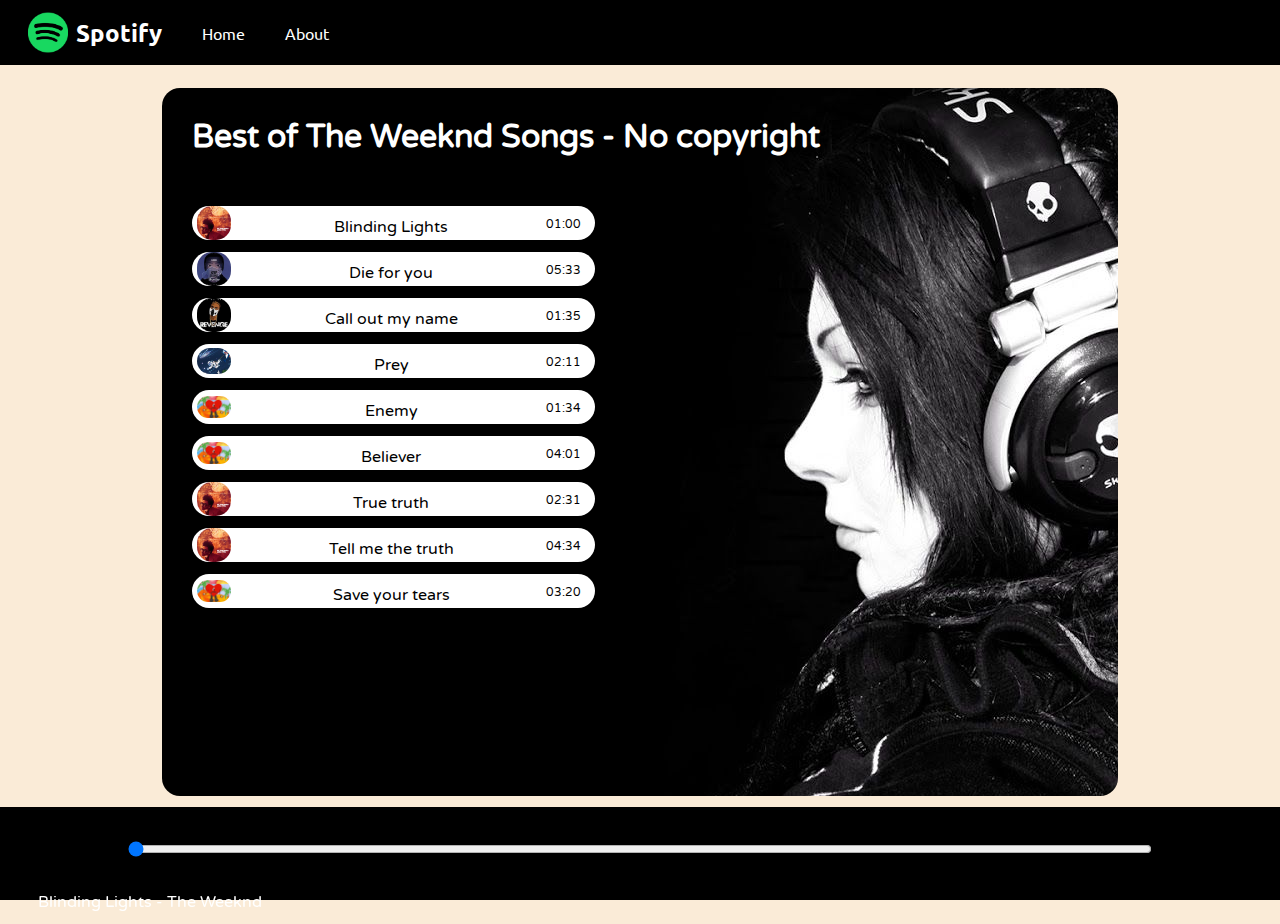
<file: index.html>
<!DOCTYPE html>
<html lang="en">
<head>
    <meta charset="UTF-8">
    <meta http-equiv="X-UA-Compatible" content="IE=edge">
    <meta name="viewport" content="width=device-width, initial-scale=1.0">
    <title>Spotify - Listen To Music</title>
    <link rel="stylesheet" href="https://cdnjs.cloudflare.com/ajax/libs/font-awesome/6.2.1/css/all.min.css" integrity="sha512-MV7K8+y+gLIBoVD59lQIYicR65iaqukzvf/nwasF0nqhPay5w/9lJmVM2hMDcnK1OnMGCdVK+iQrJ7lzPJQd1w==" crossorigin="anonymous" referrerpolicy="no-referrer" />
    <link rel="stylesheet" href="style.css">

</head>
<body>
    <nav>
        <ul>
            <li class="brand"><img src="logo.png" alt="">Spotify</li>
            <li><a href="">Home</a></li>
            <li><a href="">About</a></li>
        </ul>
    </nav>

    <div class="container">
        <h1>Best of The Weeknd Songs - No copyright</h1>
        <div class="songList">
            <div class="songItemContainer">
                <div class="songItem">
                    <img src="1.jpg" width="34px" alt="blinding lights">
                    <span class="songName">Blinding Lights</span>
                    <span class="songListPlay"><span style="font-size: 12px;">01:00</span><i class="iconPlay fa-solid fa-play" style="padding: 0 7px"></i></span>
                </div>

                <div class="songItem">
                    <img src="2.jpeg" width="34px" alt="blinding lights">
                    <span class="songName">Die for you</span>
                    <span class="songListPlay"><span style="font-size: 12px;">05:33</span><i class="iconPlay fa-solid fa-play" style="padding: 0 7px"></i></span>
                </div>

                <div class="songItem">
                    <img src="3.jpeg" width="34px" alt="blinding lights">
                    <span class="songName">Call out my name</span>
                    <span class="songListPlay"><span style="font-size: 12px;">01:35</span><i class="iconPlay fa-solid fa-play" style="padding: 0 7px"></i></span>
                </div>

                <div class="songItem">
                    <img src="4.jpeg" width="34px" alt="blinding lights">
                    <span class="songName">Prey</span>
                    <span class="songListPlay"><span style="font-size: 12px;">02:11</span><i class="iconPlay fa-solid fa-play" style="padding: 0 7px"></i></span>
                </div>

                <div class="songItem">
                    <img src="5.jpeg" width="34px" alt="blinding lights">
                    <span class="songName">Enemy</span>
                    <span class="songListPlay"><span style="font-size: 12px;">01:34</span><i class="iconPlay fa-solid fa-play" style="padding: 0 7px"></i></span>
                </div>

                <div class="songItem">
                    <img src="5.jpeg" width="34px" alt="blinding lights">
                    <span class="songName">Believer</span>
                    <span class="songListPlay"><span style="font-size: 12px;">04:01</span><i class="iconPlay fa-solid fa-play" style="padding: 0 7px"></i></span>
                </div>

                <div class="songItem">
                    <img src="1.jpg" width="34px" alt="blinding lights">
                    <span class="songName">True truth</span>
                    <span class="songListPlay"><span style="font-size: 12px;">02:31</span><i class="iconPlay fa-solid fa-play" style="padding: 0 7px"></i></span>
                </div>

                <div class="songItem">
                    <img src="1.jpg" width="34px" alt="blinding lights">
                    <span class="songName">Tell me the truth</span>
                    <span class="songListPlay"><span style="font-size: 12px;">04:34</span><i class="iconPlay fa-solid fa-play" style="padding: 0 7px"></i></span>
                </div>

                <div class="songItem">
                    <img src="5.jpeg" width="34px" alt="blinding lights">
                    <span class="songName">Save your tears</span>
                    <span class="songListPlay"><span style="font-size: 12px;">03:20</span><i class="iconPlay fa-solid fa-play" style="padding: 0 7px"></i></span>
                </div>
            </div>
        </div>
        <div class="songBanner">
            
        </div>
    </div>

    <div class="bottom">
        <input type="range" name="range" id="myProgressBar" value="0" min="0" max="100">
        <div class="icons">
            <!-- font awesome icons -->
            <i class="iconBack fa-solid fa-backward-step"></i>
            <i class="iconPlay fa-solid fa-play" id="masterPlay"></i>
            <i class="iconForward fa-solid fa-forward-step"></i>
        </div>
        <div class="songInfo">
            <img src="playing.gif" width="42px" alt="songGif" id="gif"> 
            <span class="songName">Blinding Lights - The Weeknd</span>
        </div>
    </div>

    <script src="script.js">
            
    </script>
</body>
</html>
</file>
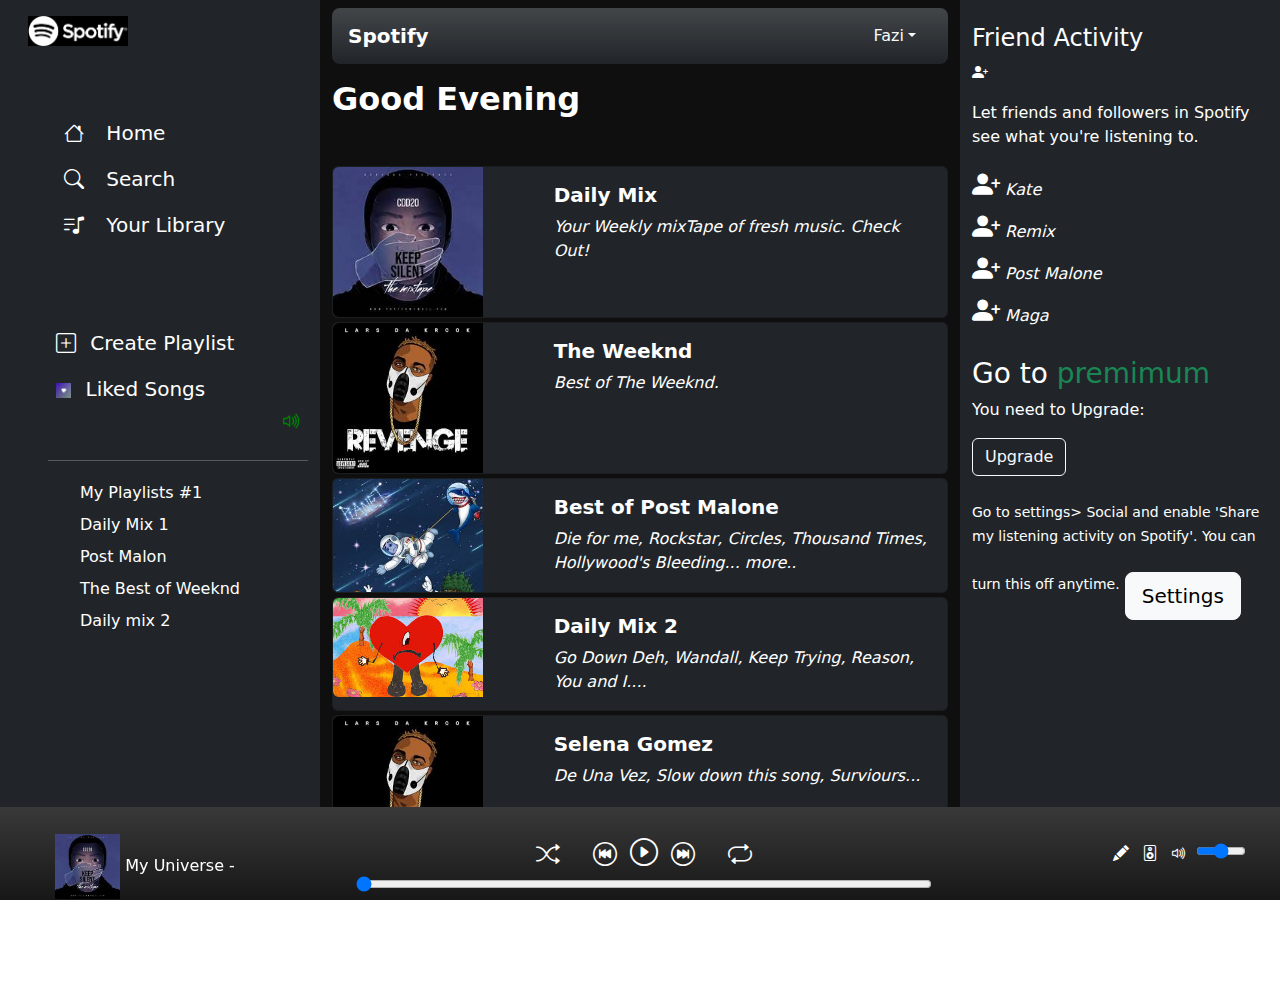
<file: index2.html>
<!DOCTYPE html>
<html lang="en">
<head>
    <meta charset="UTF-8">
    <meta http-equiv="X-UA-Compatible" content="IE=edge">
    <meta name="viewport" content="width=device-width, initial-scale=1.0">
    <title>Spotify Clone</title>
    <link rel="stylesheet" href="style2.css">
    <link rel="stylesheet" href="https://cdn.jsdelivr.net/npm/bootstrap-icons@1.10.3/font/bootstrap-icons.css">
    <link rel="stylesheet" href="https://cdn.jsdelivr.net/npm/bootstrap@5.2.3/dist/css/bootstrap.min.css">
    <link rel="stylesheet" href="https://cdn.jsdelivr.net/npm/bootstrap@5.2.3/dist/js/bootstrap.bundle.min.js">
    <script src="https://cdn.jsdelivr.net/npm/@popperjs/core@2.11.6/dist/umd/popper.min.js" integrity="sha384-oBqDVmMz9ATKxIep9tiCxS/Z9fNfEXiDAYTujMAeBAsjFuCZSmKbSSUnQlmh/jp3" crossorigin="anonymous"></script>
    <script src="https://cdn.jsdelivr.net/npm/bootstrap@5.2.3/dist/js/bootstrap.min.js" integrity="sha384-cuYeSxntonz0PPNlHhBs68uyIAVpIIOZZ5JqeqvYYIcEL727kskC66kF92t6Xl2V" crossorigin="anonymous"></script>
</head>
<body>
    <div class="container-fluid">
        <div class="row">
            <div class="col-md-3 bg-dark">
                <img src="spotifyLogo.png" class="m-3" width="100px" alt="">
                <ul class="navigation ms-1 mt-5">
                    <li class="py-2 fs-5"><a href="" class="text-white text-decoration-none"> <i class="bi bi-house text-white p-3"></i> Home</a></li>
                    <li class="py-2 fs-5"><a href="" class="text-white text-decoration-none"> <i class="bi bi-search text white p-3"></i> Search</a></li>
                    <li class="py-2 fs-5"><a href="" class="text-white text-decoration-none"> <i class="bi bi-music-note-list p-3"></i>  Your Library</a></li>
                    <br>
                    <br>
                    <br>
                    <li class="py-2 fs-5"><a href="" class="text-white text-decoration-none"> <i class="bi bi-plus-square p-2"></i> Create Playlist</a></li>
                    <li class="py-2 fs-5"><a href="" class="text-white text-decoration-none"> <img src="likedLogo.jpg" width="12%" class="p-2"> Liked Songs</a> <i class="bi bi-volume-up volumeUp"></i></li>
                    <hr class="text-white">

                    <ul class="PlayList">
                        <li class="lh-lg"><a href="" class="text-decoration-none text-white">My Playlists #1</a></li>
                        <li class="lh-lg"><a href="" class="text-decoration-none text-white">Daily Mix 1</a></li>
                        <li class="lh-lg"><a href="" class="text-decoration-none text-white">Post Malon</a></li>
                        <li class="lh-lg"><a href="" class="text-decoration-none text-white">The Best of Weeknd</a></li>
                        <li class="lh-lg"><a href="" class="text-decoration-none text-white">Daily mix 2</a></li>
                    </ul>
                </ul>
            </div>

            <!-- SCOLL AREA -->
            <div class="col-md-6 midPortion">
               <!-- <i class="bi bi-arrow-bar-left arrows mt-2 fs-5"></i>
               <i class="bi bi-arrow-bar-right arrows mt-2 fs-5"></i> -->
               <!-- <button class="btn btn-dark upgradeButton">Upgrade</button> -->

               <nav id="navbar-example2" class="navbar bg-dark bg-gradient px-3 mb-3 mt-2 rounded-3">
                <a class="navbar-brand text-white fw-bold" href="#">Spotify</a>
                <ul class="nav nav-pills">
                  <li class="nav-item dropdown">
                    <a class="nav-link dropdown-toggle text-light bg-outline-light rounded-5 dropdown-toggle" data-bs-toggle="dropdown" href="#" role="button" aria-expanded="false">Fazi</a>
                    <ul class="dropdown-menu dropdownMenu bg-dark">
                        <li><a class="dropdown-item text-white" href="#">Account</a></li>
                        <li><a class="dropdown-item text-white" href="#">Profile</a></li>
                        <li><a class="dropdown-item text-white" href="#">Private session</a></li>
                        <li><a class="dropdown-item text-white" href="#">Upgrade to premimum</a></li>
                        <li><a class="dropdown-item text-white" href="#">Log Out <i class="bi bi-box-arrow-right"> </i></a></i></li>
                    </ul>
                  </li>
                </ul>
              </nav>

               <!-- <li class="dropdown mt-3">
                <button class="btn btn-dark dropdown-toggle rounded-full" type="button" data-bs-toggle="dropdown" aria-expanded="false">
                  Fazi
                </button>
                <ul class="dropdown-menu dropdownMenu bg-dark">
                  <li><a class="dropdown-item text-white" href="#">Account</a></li>
                  <li><a class="dropdown-item text-white" href="#">Profile</a></li>
                  <li><a class="dropdown-item text-white" href="#">Private session</a></li>
                  <li><a class="dropdown-item text-white" href="#">Upgrade to premimum</a></li>
                  <li><a class="dropdown-item text-white" href="#">Log Out</a></li>
                </ul>
              </li> -->
            <div class="" data-bs-spy="scroll" data-bs-target="#scrollspyHeading1" data-bs-root-margin="0px 0px -40%" data-bs-smooth-scroll="true" class="scrollspy-example bg-light p-3 rounded-2" tabindex="0">
              <h2 class="text-white mt-3 fw-bold mb-5">Good Evening</h2>
            
              <div class="card bg-dark mb-1" style="max-width: px;" id="scrollspyHeading1" >
                <div class="row g-0">
                  <div class="col-md-4">
                    <img src="2.jpeg" class="img-fluid rounded-start" width="150px" alt="...">
                  </div>
                  <div class="col-md-8">
                    <div class="card-body">
                      <h5 class="card-title">Daily Mix</h5>
                      <p class="card-text text-white">Your Weekly mixTape of fresh music. Check Out!</p>
                    </div>
                  </div>
                </div>
              </div>

              <div class="card bg-dark mb-1" style="max-width: px;" id="scrollspyHeading1">
                <div class="row g-0">
                  <div class="col-md-4">
                    <img src="3.jpeg" class="img-fluid rounded-start" width="150    px" alt="...">
                  </div>
                  <div class="col-md-8">
                    <div class="card-body">
                      <h5 class="card-title">The Weeknd</h5>
                      <p class="card-text text-white">Best of The Weeknd.</p>
                    </div>
                  </div>
                </div>
              </div>

              <div class="card bg-dark mb-1" style="max-width: px;" id="scrollspyHeading1">
                <div class="row g-0">
                  <div class="col-md-4">
                    <img src="4.jpeg" class="img-fluid rounded-start" width="150    px" alt="...">
                  </div>
                  <div class="col-md-8">
                    <div class="card-body">
                      <h5 class="card-title">Best of Post Malone</h5>
                      <p class="card-text text-white">Die for me, Rockstar, Circles, Thousand Times, Hollywood's Bleeding... more..</p>
                    </div>
                  </div>
                </div>
              </div>

              <div class="card bg-dark mb-1" style="max-width: px;" id="scrollspyHeading1">
                <div class="row g-0">
                  <div class="col-md-4">
                    <img src="5.jpeg" class="img-fluid rounded-start" width="150    px" alt="...">
                  </div>
                  <div class="col-md-8">
                    <div class="card-body">
                      <h5 class="card-title">Daily Mix 2</h5>
                      <p class="card-text text-white">Go Down Deh, Wandall, Keep Trying, Reason, You and I....</p>
                    </div>
                  </div>
                </div>
              </div>

              <div class="card bg-dark mb-1" style="max-width: px;" id="scrollspyHeading1">
                <div class="row g-0">
                  <div class="col-md-4">
                    <img src="3.jpeg" class="img-fluid rounded-start" width="150    px" alt="...">
                  </div>
                  <div class="col-md-8">
                    <div class="card-body">
                      <h5 class="card-title">Selena Gomez</h5>
                      <p class="card-text text-white">De Una Vez, Slow down this song, Surviours...</p>
                    </div>
                  </div>
                </div>
              </div>
            </div>

            <!-- Friends Activity -->
        </div>
            <div class="col-md-3 bg-dark">
                <div class="addFriend mt-4">
                    <h4 class="text-white">Friend Activity</h4> 
                    <i class="bi bi-person-plus-fill addFriendIcon text-white"></i>
                </div>
               <p class="text-white mt-3">Let friends and followers in Spotify see what you're listening to.</p>
               <i class="bi bi-person-plus-fill text-white fs-3"></i> <em>Kate</em><br>
               <i class="bi bi-person-plus-fill text-white fs-3"></i> <em>Remix</em> <br>
               <i class="bi bi-person-plus-fill text-white fs-3"></i> <em>Post Malone</em> <br>
               <i class="bi bi-person-plus-fill text-white fs-3"></i> <em>Maga</em>

               <div class="row mt-4">
                <div class="col-md">
                  <h3>Go to <span class="text-success">premimum</span></h3>
                  <p>You need to Upgrade:</p>
                  <button class="btn btn-outline-light">Upgrade</button>

                  <div class="mt-4">
                    <small>Go to settings> Social and enable 'Share my listening activity on Spotify'. You can turn this off anytime.</small>
                    <button class="btn btn-light btn-lg mt-4">Settings</button>
                  </div>
                </div>
               </div>
            </div>
        </div> 
          <!-- Seek area -->
        <div class="row seekBar bg-gradient">
          <div class="col-md-2 songInfo">
              <img src="2.jpeg" width="42px" id="gif"> 
              <span class="songName">My Universe - Remix </span>
          </div>
            <div class="col-md-8" style="margin-left: 17%;">
                <div class="bottom mt-4">
                    <div class="icons">
                        <!-- font awesome icons -->
                        <i class="bi bi-shuffle fs-4 px-4"></i>
                        <i class="bi bi-skip-backward-circle fs-4 px-1"></i>
                        <i class="bi bi-play-circle px-1 fs-3"></i>
                        <i class="bi bi-skip-forward-circle fs-4 px-1"></i>
                        <i class="bi bi-repeat px-4 fs-4"></i>
                       
                        <input type="range" name="range" id="myProgressBar" value="0" min="0" max="100">
                       
                    </div>
                </div>
            </div>
            <div class="col-md-2 me-5">
              <i class="bi bi-pencil-fill px-1"></i>
              <i class="bi bi-speaker px-1"></i>
              <i class="bi bi-volume-up px-1"></i>
              <input type="range" name="range" style="width: 50px;">
            </div>
        </div>
    </div>
    <script src="script.js"></script>
</body>
</html>
</file>
<file: style.css>
@import url('https://fonts.googleapis.com/css2?family=Ubuntu&display=swap');
@import url('https://fonts.googleapis.com/css2?family=Ubuntu&family=Varela+Round&display=swap');

body{
    background-color:antiquewhite;
}
*{
    margin: 0;
    padding: 0;
}
nav{
    font-family: 'Ubuntu', sans-serif;

}
nav ul{
    display: flex;
    list-style-type: none;
    height: 65px;
    background-color: black;
    color: white;
    align-items: center;
    
}
nav ul li{
 padding: 10px 20px;
}
nav ul li a{
    text-decoration: none;
    color: white;
}
.brand{
    display: flex;
    align-items: center;
    font-weight: bolder;
    font-size: 1.5rem;
}    

.brand img{
    width: 40px;
    padding: 0px 8px;
}
.container{
    min-height: 72vh;
    font-family: 'Varela Round', sans-serif;
    font-weight: 300;
    background-color: black;
    color: white;
    display: flex;
    width: 70%;
    margin: 23px auto;
    border-radius: 18px;
    padding: 30px;
    background: url('background.jpg') center;
    flex-direction: column;
    
}
.songList{
    /* background-color: white; */
    width: 45%;
    
}
.songItemContainer{
    margin-top: 50px;
}
.songItem{
    color: black;
    background-color: white;
    /* color:white; */
    display: flex;
    /* flex-direction: column; */
    justify-content: space-between;
    align-items: center;
    border-radius: 20px;
    height: 34px;
    margin: 12px 0;
    
    
}
.songList .songItem img{
    border-radius: 20px;
    padding: 5px;
}
.iconPlay{
    cursor:pointer; 
}
/* .songBanner{
   
} */
.bottom{
    position: sticky;
    height: 93px;
    background-color: black;
    bottom:0;
    display: flex;
    text-align: center;
    align-items: center;
    justify-content: center;
    color: white;
    flex-direction: column;
    cursor: pointer;
    
}
.icons{
    margin-top: 10px;
    font-size: 1.6rem;
    
}
.icons i{
    cursor: pointer;
}
.iconBack:hover{
    color: grey;
}
.iconPlay:hover{
    color: grey;
}
.iconForward:hover{
    color:grey;
}
.bottom #myProgressBar{
    width: 80vw;
    cursor: pointer;
}
.songInfo{
    position: absolute;
    left: 3vw;
    top: 5vh;
    display: flex;
    flex-direction: column;
}
.songName{
    padding-top: 8px;
    font-family: 'Varela Round', sans-serif;
}
.songInfo img{
    opacity: 0;
    transition: opacity 0.4s ease-in-out;
}
</file>
<file: style2.css>
*{
    color: white;
    list-style-type: none;
}
.col-md-3{
    position: sticky;
}
.navigation li a:hover{
    font-weight: bold;
    transition-duration: .3s;
}

.PlayList li a:hover{
    font-weight: bold;
    transition-duration: .3s;
}
.volumeUp{
    
    margin-left: 90%;
    
    cursor: pointer;
    color: green;
}
.arrows{
    cursor: pointer;
    padding: 5px;
}

.addFriendIcon{
    cursor: pointer;
}
.seekBar{
    position: sticky;
    height: 93px;
    background-color:#171717;
    bottom:0;
    display: flex;
    text-align: center;
    align-items: center;
    justify-content: center;
    color: white;
    flex-direction: column;
    cursor: pointer;
    
}
#myProgressBar{
    position: relative;
    width: 45vw;
    cursor: pointer;
    /* margin-top: 50px; */
}
/* .icons{
    font-size: 30px;
} */
.songInfo{
    position: absolute;
    left: 3vw;
    top: 3vh;
   
    
}    
.songInfo img{
    width: 65px;
}
.midPortion{
    background: #0F0F0F;
}
.card{
    cursor: pointer;
}
.card .row:hover{
    transition-duration: .8s;
    background-color: rgba(0,0,0,0.35);
    /* opacity: .6; */
}
.card-title{
    color: white;
    font-weight: bold;
}
.card-text{
    font-style: italic;
}
.dropdownMenu li a:hover{
    background: #000;
}
.nav .nav-item a:hover{
    background: black;
}
</file>
